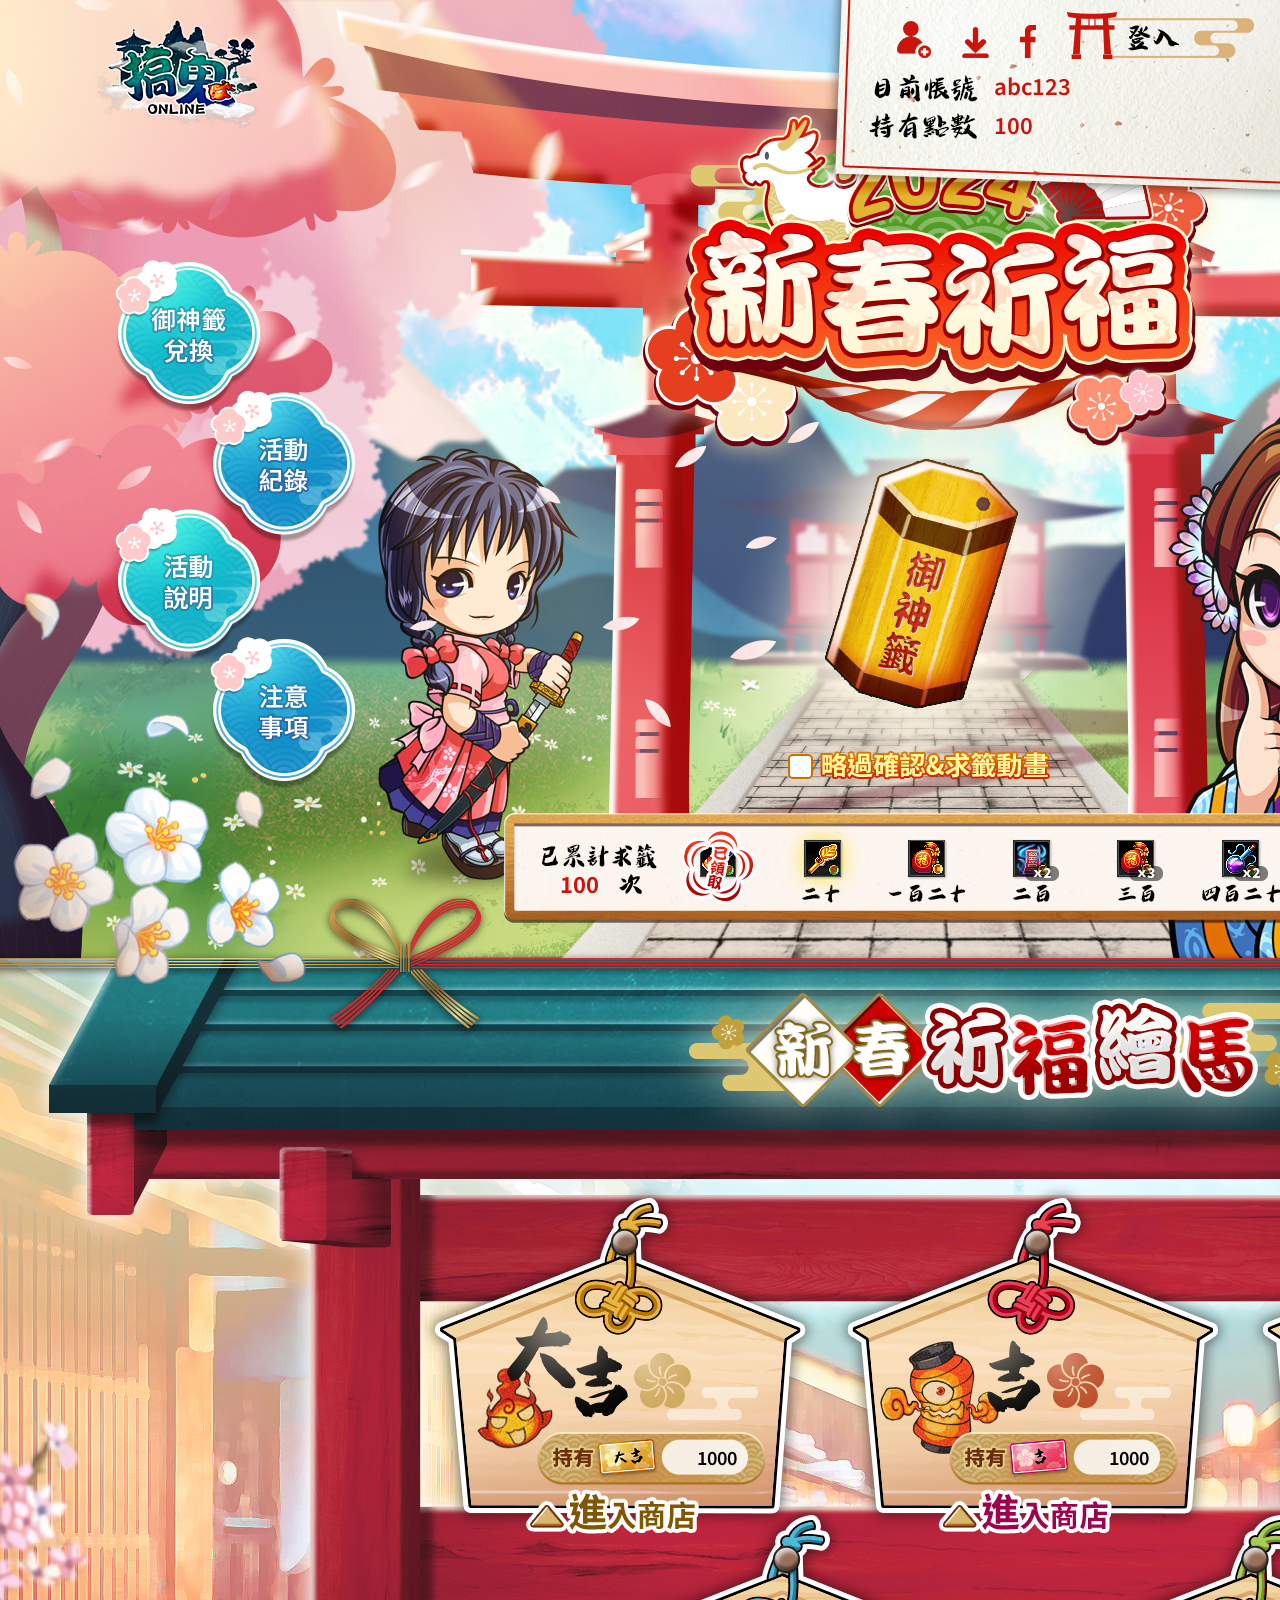
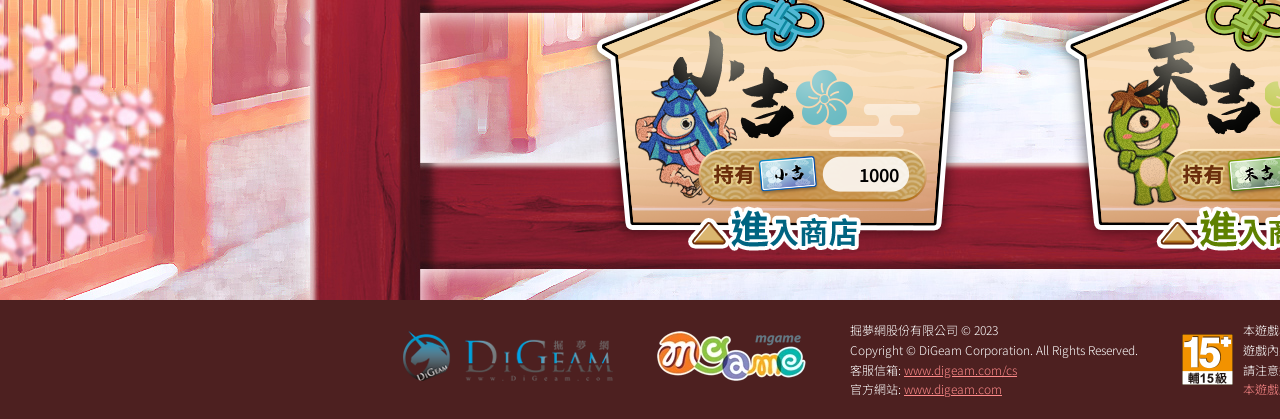
<file: newyear/index.html>
<!DOCTYPE html>
<html>

<head>
    <meta charset="utf-8">
    <title>《搞鬼Online》 2024新春祈福</title>
    <meta property="og:description" content="《搞鬼Online》 2024新春祈福" />
    <meta property="og:title" content="《搞鬼Online》 2024新春祈福" />
    <meta property="og:type" content="article" />
    <meta property="og:url" content="https://go.digeam.com/event/20240205/" />
    <meta property="og:site_name" content="《搞鬼Online》 2024新春祈福" />
    <meta property="og:locale" content="zh_tw" />
    <meta property="article:author" content="https://www.facebook.com/DigeamGO/" />
    <meta property="og:image" content="/event/20240205/img/fb_share.jpg" />
    <meta name="author" content="DiGeam" />
    <meta name="keywords"
        content="Digeam 掘夢網,搞鬼Online，遊戲新幹線，新幹線，MGAME，5566，5566搞鬼廣告，鬼魂Online,孫協志,王仁甫,許孟哲,王紹偉,小刀,56不能亡,搞鬼(美版),搞鬼(大陸版),韓版搞鬼,陸服搞鬼,搞鬼私服,靈遊記,大目仔,粉目仔,豬大長,馬四掌,法茹雪,狗骨頭,小賴打,雨傘標,薑絲男,多拉B夢,觸目仔,蛋幾咧,太和老君,梅花弱,蘭霉匠,鬼魂者,RPG,角色扮演,動作遊戲,東方鬼神題材,2D橫向卷軸,動作,奇幻,冒險,可愛和風百鬼夜行,楓之谷,搞鬼：寶島新樂園,搞鬼：鬼娃法樂米,搞鬼：神射咻咻咻,恨夜城,白斬姬,烏骨雞,Ghost,軍士,購物,狂歡" />
    <meta name="Resource-type" content="Document" />
    <link rel="icon" href="https://go.digeam.com/images/favicon.ico" sizes="16x16">
    <link rel="preconnect" href="https://fonts.googleapis.com">
    <link rel="preconnect" href="https://fonts.gstatic.com" crossorigin>
    <link href="https://fonts.googleapis.com/css2?family=Noto+Sans+TC:wght@300;400;500;600;700;800&display=swap"
        rel="stylesheet">
    <link href="css/style.css?v1.4" rel="stylesheet">
</head>

<body>
    <div class="mask"></div>
    <div class="mask_s"></div>
    <div class="mask_lock"></div>
    <!-- 抽籤動畫 -->
    <div class="ask_animate_box">
        <div class="smoke_M"></div>
        <div class="smoke_L"></div>
        <div class="smoke_R"></div>
        <div class="flower_L"></div>
        <div class="flower_R"></div>
        <div class="flower_Rs"></div>
        <div class="paperbox_animate"></div>
    </div>
    <!-- 求籤結果 -->
    <div class="pop_ask">
        <div class="pop_ask_content">
            <div class="ask_paper_box">
                <div class="paper_box">
                    <div class="paper_xl"></div>
                    <div class="paper_count">
                    </div>
                </div>
                <div class="paper_box">
                    <div class="paper_l"></div>
                    <div class="paper_count">
                    </div>
                </div>
                <div class="paper_box">
                    <div class="paper_m"></div>
                    <div class="paper_count">
                    </div>
                </div>
                <div class="paper_box">
                    <div class="paper_s"></div>
                    <div class="paper_count">
                    </div>
                </div>
                <div class="paper_box">
                    <div class="paper_e"></div>
                    <div class="paper_count">
                    </div>
                </div>
            </div>
        </div>
        <div class="close_s">關閉</div>
    </div>
    <!-- 跳窗_商店 -->
    <div class="pop_shop">
        <div class="pop_shop_content">
            <div class="user_paper"></div>
            <div class="shop_item_box">
            </div>
        </div>
        <div class="close">關閉</div>
    </div>
    <!-- 跳窗_活動紀錄 -->
    <div class="pop_recode">
        <div class="pop_recode_wrap">
            <div class="pop_title">活動紀錄</div>
            <div class="pop_content">
                <div class="tab_btn_box">
                    <button class="tab_btn active" data-target="#buy_history">購買紀錄</button>
                    <button class="tab_btn" data-target="#paper_history">求籤紀錄</button>
                </div>
                <div class="history_box" id="buy_history">
                    <table>
                        <thead>
                            <tr>
                                <td width="50px"></td>
                                <td width="150px">道具名稱</td>
                                <td width="50px">數量</td>
                                <td width="100px">取得方式</td>
                                <td width="150px">取得時間</td>
                                <td width="50px"></td>
                            </tr>
                        </thead>
                        <tbody class="record1">
                        </tbody>
                    </table>
                </div>
                <div class="history_box" id="paper_history">
                    <table>
                        <thead>
                            <tr>
                                <td width="200px">名稱</td>
                                <td width="300px">取得時間</td>
                                <td width="200px">取得方式</td>
                            </tr>
                        </thead>
                        <tbody class="record2">
                        </tbody>
                    </table>
                </div>
            </div>
        </div>
        <div class="close">關閉</div>
    </div>
    <!-- 跳窗_活動說明 -->
    <div class="pop_rule">
        <div class="pop_rule_wrap">
            <div class="pop_title">活動說明</div>
            <div class="pop_content">
                <div class="tab_btn_box">
                    <button class="tab_btn active" data-target="#event_rule">規則說明</button>
                    <button class="tab_btn" data-target="#paper_rule">御神籤說明</button>
                    <button class="tab_btn" data-target="#paper_reward">求籤回饋</button>
                </div>
                <div class="rule_box" id="event_rule">
                    <ul>
                        <li>1. 活動時間：2024/02/05 12:00 ~2024/03/07 維護前​</li>
                        <li>2. 活動期間內，玩家每天於活動頁面登入時，可免費進行卡池3次抽取。​</li>
                        <li>3. 免費求籤次數不列入求籤回饋的次數計算。​</li>
                        <li>4. 卡池可抽取出末吉、小吉、中吉、吉、大吉的御神籤。​</li>
                        <li>5. 購買商店的道具時，需消耗販售價格的搞鬼點數+一張對應繪馬的御神籤，若身上沒有對應繪馬的御神籤，則無法購買該區商品。​
                            <br>(EX:購買於末吉的合成初始符，需花費59點數+一張末吉御神籤)​
                        </li>
                        <li>6. 累計XX張末吉御神籤，可以兌換一張吉御神籤，累積XX張吉御神籤可以換一張中級御神籤，累計XX張中吉御神籤可兌換一張吉御神籤，累計XX張吉御神籤可兌換一張大吉御神籤。​</li>
                        <li>7. 累計求籤達成指定次數，可以獲得回饋獎勵。​</li>
                        <li>8. 購買商品後於30分鐘內發送至該帳號的禮物盒內。​</li>
                        <li>9. 免費求籤的機會於每天00:00刷新重置。</li>
                    </ul>
                </div>
                <div class="rule_box" id="paper_rule">
                    <table>
                        <thead>
                            <tr>
                                <td>名稱</td>
                                <td>數量</td>
                                <td>出現機率</td>
                            </tr>
                        </thead>
                        <tbody>
                            <tr>
                                <td>大吉御神籤</td>
                                <td>1</td>
                                <td>0.3%</td>
                            </tr>
                            <tr>
                                <td>吉御神籤</td>
                                <td>1</td>
                                <td>2.25%</td>
                            </tr>
                            <tr>
                                <td>中吉御神籤</td>
                                <td>1</td>
                                <td>5%</td>
                            </tr>
                            <tr>
                                <td>小吉御神籤</td>
                                <td>1</td>
                                <td>12.25%</td>
                            </tr>
                            <tr>
                                <td>末吉御神籤</td>
                                <td>1</td>
                                <td>80.2%</td>
                            </tr>
                        </tbody>
                    </table>
                    <table>
                        <thead>
                            <tr>
                                <td>兌換御神籤</td>
                                <td>兌換數量</td>
                                <td>需求御神籤</td>
                                <td>需求數量</td>
                            </tr>
                        </thead>
                        <tbody>
                            <tr>
                                <td>大吉御神籤</td>
                                <td>1</td>
                                <td>吉御神籤</td>
                                <td>20</td>
                            </tr>
                            <tr>
                                <td>吉御神籤</td>
                                <td>1</td>
                                <td>中吉御神籤</td>
                                <td>20</td>
                            </tr>
                            <tr>
                                <td>中吉御神籤</td>
                                <td>1</td>
                                <td>小吉御神籤</td>
                                <td>20</td>
                            </tr>
                            <tr>
                                <td>小吉御神籤</td>
                                <td>1</td>
                                <td>末吉御神籤</td>
                                <td>30</td>
                            </tr>
                        </tbody>
                    </table>
                </div>
                <div class="rule_box" id="paper_reward">
                    <table>
                        <thead>
                            <tr>
                                <td>道具名稱</td>
                                <td>數量</td>
                                <td>累計數</td>
                            </tr>
                        </thead>
                        <tbody>
                            <tr>
                                <td>新春祈福使用券</td>
                                <td>1</td>
                                <td>1</td>
                            </tr>
                            <tr>
                                <td>泰和金櫃鑰匙</td>
                                <td>1</td>
                                <td>20</td>
                            </tr>
                            <tr>
                                <td>新年新福氣</td>
                                <td>1</td>
                                <td>120</td>
                            </tr>
                            <tr>
                                <td>合成保護咒</td>
                                <td>2</td>
                                <td>200</td>
                            </tr>
                            <tr>
                                <td>新年新福氣</td>
                                <td>3</td>
                                <td>300</td>
                            </tr>
                            <tr>
                                <td>強化研磨劑</td>
                                <td>2</td>
                                <td>420</td>
                            </tr>
                        </tbody>
                    </table>
                </div>
            </div>
        </div>
        <div class="close">關閉</div>
    </div>
    <!-- 跳窗_注意事項 -->
    <div class="pop_notice">
        <div class="pop_notice_wrap">
            <div class="pop_title">注意事項</div>
            <div class="pop_content">
                <ul>
                    <li>1. 本活動使用搞鬼點數進行參加活動。​​</li>
                    <li>2. 本活動頁面將於活動截止後關閉，請玩家務必於活動期間內領取完畢，​結束後將不開放重新領取。​​​</li>
                    <li>3. 本活動的部分商品為機率性，消費者購買或參與活動不代表即可獲得特定道具。​​​​</li>
                    <li>4. 本活動部份獎勵為不可交易，請慎選領取道具角色，若使用錯誤角色領取，​恕不提供轉移服務。（時裝道具除外）​​​​</li>
                    <li>5. 本活動獎勵將於領取後的30分鐘內，發放至帳號內的禮物盒中。​​​​</li>
                    <li>6. 本活動僅限電腦版領取，若使用手機版登入活動頁面，導致無法領取獎勵述不補發。​​​​</li>
                    <li>7. 本活動之虛寶將無法折換現金或其他等值商品。​​​​</li>
                    <li>8. 每次獲得獎勵皆不同，實際獎勵依活動頁面資訊為準。​​​​</li>
                    <li>9. 本公司有權檢視各參加者之活動參與行為及得獎情形是否涉嫌例：人為操作、惡意灌票、蓄意偽造、多開（重）帳號、短時間異常多筆參與行為、
                        透過任何電腦程式參與活動、詐欺、任何違反會員系統服務合約及停權管理規章之情事者，或以任何其他不正當的方式意圖以進行不實或虛偽活動參與行為，參賽者因上述情形所獲得之活動資格及獎項，本公司得一概取消之，其帳號亦將停權處份。​​​​
                    </li>
                </ul>
                <ul>
                    <li>10. 玩家參與本活動之同時，即同意接受本活動辦法與注意事項之規範，如不同意或有違反，應視為無參加資格
                        ，或本公司得取消其使用資格，​​如因此有致生損害於本公司或其他任何第三人，本公司得向參加者請求損害賠償，參加者應負一切相關責任。​​​​</li>
                    <li>11. 掘夢網保留變更、取消或終止本活動的權利，包括但不限於本活動條款及活動辦法。​​</li>
                </ul>
            </div>
        </div>
        <div class="close">關閉</div>
    </div>
    <!-- 跳窗_小 -->
    <div class="pop_s">
        <div class="pop_s_wrap">
        </div>
        <div class="btn_box">
            <div class="buy">確認</div>
            <div class="close_w">取消</div>
        </div>
        <div class="close_s">確認</div>
    </div>
    <!-- 御神籤兌換 -->
    <div class="pop_change">
        <div class="pop_change_content">
            <div class="user_paper_box">
                <div class="user_paper_l"></div>
                <div class="user_paper_m"></div>
                <div class="user_paper_s"></div>
                <div class="user_paper_e"></div>
            </div>
            <div class="all_cheak_box">
                <div class="all_cheak" data-allExchange="false"></div>
                <p>全部兌換</p>
            </div>
            <div class="item_box">
                <div class="item">
                    <p>大吉御神籤</p>
                    <div class="paper_xl"></div>
                    <div class="buy_btn" data-paper="XL">
                        <div class="paper_l"></div>
                        <p>20</p>
                    </div>
                </div>
                <div class="item">
                    <p>吉御神籤</p>
                    <div class="paper_l"></div>
                    <div class="buy_btn" data-paper="L">
                        <div class="paper_m"></div>
                        <p>20</p>
                    </div>
                </div>
                <div class="item">
                    <p>中吉御神籤</p>
                    <div class="paper_m"></div>
                    <div class="buy_btn" data-paper="M">
                        <div class="paper_s"></div>
                        <p>20</p>
                    </div>
                </div>
                <div class="item">
                    <p>小吉御神籤</p>
                    <div class="paper_s"></div>
                    <div class="buy_btn" data-paper="S">
                        <div class="paper_e"></div>
                        <p>30</p>
                    </div>
                </div>
            </div>
        </div>
        <div class="close">關閉</div>
    </div>
    <div class="wrap">
        <!-- <div class="main"> -->
        <div class="bg">
            <div class="topbar">
                <a href="https://go.digeam.com/home/" target="_blank">
                    <div class="logo"></div>
                </a>
                <div class="user_info">
                    <a href="https://www.digeam.com/register" target="_blank"><img src="img/icon_register.png"></a>
                    <a href="https://go.digeam.com/download/​" target="_blank"><img src="img/icon_downlaod.png"></a>
                    <a href="https://www.facebook.com/DigeamGO/" target="_blank"><img src="img/icon_fb.png"></a>
                    <!-- 登入 -->
                    <a href="https://www.digeam.com/login"><button class="login"></button></a>
                    <!-- <button class="logout"></button> -->
                    <p class="account">abc123</p>
                    <p class="point"></p>

                    <!-- <button class="logout" onclick="logout_dg()"></button>
                <p class="account"><span>
                    </span></p>
                <p class="point"></p> -->

                    <!-- <a href="https://www.digeam.com/login"><button class="login"></button></a>
                <p class="account">請先登入帳號</p>
                <p class="point">0</p> -->

                </div>
            </div>
            <div class="paperbox"></div>
            <div class="cheak_box" data-skipClicked="false"></div>
            <div class="cheak_text"></div>
            <div class="left_btn_box_c">
                <div class="left_btn_change"></div>
                <div class="left_btn_rule"></div>
            </div>
            <div class="left_btn_box_bl">
                <div class="left_btn_history"></div>
                <div class="left_btn_notice"></div>
            </div>
            <div class="right_btn_box">
                <button class="ask3_btn"></button>
                <button class="ask30_btn"></button>
                <button class="ask5_btn"></button>
                <button class="ask1_btn"></button>
            </div>
            <div class="count_box">
                <p class="reward"></p>
                <img src="img/count.png">
            </div>
            <div class="count_item_box">
                <div class="reward_1" id="reward_1"></div>
                <div class="reward_2" id="reward_2"></div>
                <div class="reward_3" id="reward_3"></div>
                <div class="reward_4" id="reward_4"></div>
                <div class="reward_5" id="reward_5"></div>
                <div class="reward_6" id="reward_6"></div>
            </div>
            <!-- 大吉繪馬 -->
            <button class="ema_xl" onclick="shop('XL')">
                <div class="ema_icon_box">
                    <div class="icon_1 ema_icon"></div>
                    <div class="icon_2 ema_icon"></div>
                    <div class="icon_3 ema_icon"></div>
                    <div class="icon_4 ema_icon"></div>
                    <div class="icon_5 ema_icon"></div>
                    <div class="icon_6 ema_icon"></div>
                    <div class="icon_7 ema_icon"></div>
                    <div class="icon_8 ema_icon"></div>
                </div>
                <p class="ema_paper user_paper_xl"></p>
            </button>
            <!-- 吉繪馬 -->
            <button class="ema_l" onclick="shop('L')">
                <div class="ema_icon_box">
                    <div class="icon_9 ema_icon"></div>
                    <div class="icon_10 ema_icon"></div>
                    <div class="icon_11 ema_icon"></div>
                    <div class="icon_12 ema_icon"></div>
                    <div class="icon_13 ema_icon"></div>
                    <div class="icon_14 ema_icon"></div>
                    <div class="icon_8 ema_icon"></div>
                    <div class="icon_2 ema_icon"></div>
                    <div class="icon_3 ema_icon"></div>
                    <div class="icon_4 ema_icon"></div>
                    <div class="icon_5 ema_icon"></div>
                    <div class="icon_6 ema_icon"></div>
                    <div class="icon_7 ema_icon"></div>
                    <div class="icon_22 ema_icon"></div>
                    <div class="icon_23 ema_icon"></div>
                    <div class="icon_24 ema_icon"></div>
                    <div class="icon_25 ema_icon"></div>
                </div>
                <p class="ema_paper user_paper_l"></p>
            </button>
            <!-- 中吉繪馬 -->
            <button class="ema_m" onclick="shop('M')">
                <div class="ema_icon_box">
                    <div class="icon_9 ema_icon"></div>
                    <div class="icon_27 ema_icon"></div>
                    <div class="icon_24 ema_icon"></div>
                    <div class="icon_29 ema_icon"></div>
                    <div class="icon_30 ema_icon"></div>
                    <div class="icon_31 ema_icon"></div>
                    <div class="icon_32 ema_icon"></div>
                    <div class="icon_22 ema_icon"></div>
                    <div class="icon_23 ema_icon"></div>
                    <div class="icon_35 ema_icon"></div>
                    <div class="icon_36 ema_icon"></div>
                    <div class="icon_37 ema_icon"></div>
                    <div class="icon_38 ema_icon"></div>
                </div>
                <p class="ema_paper user_paper_m"></p>
            </button>
            <!-- 小吉繪馬 -->
            <button class="ema_s" onclick="shop('S')">
                <div class="ema_icon_box">
                    <div class="icon_9 ema_icon"></div>
                    <div class="icon_40 ema_icon"></div>
                    <div class="icon_29 ema_icon"></div>
                    <div class="icon_42 ema_icon"></div>
                    <div class="icon_43 ema_icon"></div>
                    <div class="icon_44 ema_icon"></div>
                    <div class="icon_30 ema_icon"></div>
                    <div class="icon_31 ema_icon"></div>
                    <div class="icon_27 ema_icon"></div>
                    <div class="icon_35 ema_icon"></div>
                    <div class="icon_49 ema_icon"></div>
                    <div class="icon_50 ema_icon"></div>
                    <div class="icon_36 ema_icon"></div>
                    <div class="icon_52 ema_icon"></div>
                    <div class="icon_53 ema_icon"></div>
                    <div class="icon_54 ema_icon"></div>
                    <div class="icon_55 ema_icon"></div>
                    <div class="icon_56 ema_icon"></div>
                </div>
                <p class="ema_paper user_paper_s"></p>
            </button>
            <!-- 末吉繪馬 -->
            <button class="ema_e" onclick="shop('E')">
                <div class="ema_icon_box">
                    <div class="icon_9 ema_icon"></div>
                    <div class="icon_40 ema_icon"></div>
                    <div class="icon_29 ema_icon"></div>
                    <div class="icon_54 ema_icon"></div>
                    <div class="icon_60 ema_icon"></div>
                    <div class="icon_44 ema_icon"></div>
                    <div class="icon_52 ema_icon"></div>
                    <div class="icon_42 ema_icon"></div>
                    <div class="icon_30 ema_icon"></div>
                    <div class="icon_27 ema_icon"></div>
                    <div class="icon_35 ema_icon"></div>
                    <div class="icon_53 ema_icon"></div>
                    <div class="icon_54 ema_icon"></div>
                    <div class="icon_70 ema_icon"></div>
                    <div class="icon_71 ema_icon"></div>
                    <div class="icon_56 ema_icon"></div>
                </div>
                <p class="ema_paper user_paper_e"></p>
            </button>
        </div>
        <!-- </div> -->


        <!-- footer -->
        <footer>
            <div class="footerwrap">
                <a href="https://www.digeam.com/" target="_blank" class="digeam"><img
                        src="img/footer/digeamlogo.png"></a>
                <div class="mgame"><img src="img/footer/mlogo.webp"></div>
                <div class="DGcopy">
                    <p class="dg-name">掘夢網股份有限公司 © <span id="getyear">2023</span></p>
                    <div>Copyright © DiGeam Corporation. All Rights Reserved.</div>
                    <div>客服信箱: <a href="https://www.digeam.com/cs" target="_blank">www.digeam.com/cs</a></br>官方網站: <a
                            href="https://www.digeam.com" target="_blank">www.digeam.com</a></div>
                </div>
                <div class="grade">
                    <img src="img/footer/15plus.png">
                    <p>
                        本遊戲為免費使用，部分內容涉及暴力情節。</br>
                        遊戲內另提供購買虛擬遊戲幣、物品等付費服務。</br>
                        請注意遊戲時間，避免沉迷。</br>
                        <span style="color: #ff8a8a;">本遊戲服務區域包含台灣、香港、澳門。</span>
                    </p>
                </div>
            </div>
        </footer>
    </div>

    <script src="js/jquery-3.6.0.min.js"></script>
    <script src="js/view.js?v2"></script>
    <script src="js/main.js?v4.6"></script>
</body>

</html>
</file>
<file: newyear/css/style.css>
footer {
  position: relative;
  width: 100%;
  font-size: 12px;
  background-color: #4d2020;
}
footer p {
  color: #fff;
  font-size: 12px;
}
footer .footerwrap {
  width: 1104px;
  padding: 20px 0;
  margin: 0 auto;
  color: #fff;
  display: flex;
  justify-content: space-between;
  align-items: center;
}
footer .footerwrap .DGcopy {
  font-size: 12px;
}
footer .footerwrap .DGcopy a {
  color: #ff8a8a;
}
footer .footerwrap .DGcopy a:hover {
  color: #fff;
}
footer .footerwrap .grade {
  width: 325px;
  display: flex;
  justify-content: space-between;
  margin: auto 0;
  align-items: center;
  font-size: 12px;
}

body {
  margin: 0;
  padding: 0;
  min-height: 100vh;
  overflow-y: auto;
  overflow-x: auto;
  width: 100%;
  height: 100%;
}

.wrap {
  position: relative;
  margin: 0 auto;
  overflow: hidden;
  width: 100%;
  min-width: 1910px;
  height: 100%;
}

p {
  font-family: "Noto Sans TC", sans-serif;
  color: black;
}

.bg {
  background-image: url(../img/bg.jpg);
  width: 1920px;
  height: 1900px;
  box-sizing: border-box;
}

.right_btn_box, .left_btn_box_bl, .left_btn_box_c {
  display: flex;
  flex-direction: column;
  align-items: center;
  justify-content: space-between;
}

.pop_change .item_box, .btn_box {
  display: flex;
  flex-direction: row;
  align-items: center;
  justify-content: space-between;
}

.topbar {
  position: fixed;
  display: flex;
  flex-direction: row;
  align-items: center;
  justify-content: space-between;
  width: 100%;
  z-index: 3;
}
.topbar .logo {
  background-image: url(../img/logo.png);
  width: 168px;
  height: 111px;
  margin: -61px 0 0 93px;
}
.topbar .user_info {
  background-image: url(../img/user_info_bg.png);
  width: 459px;
  height: 207px;
  box-sizing: border-box;
  padding-left: 48px;
}
.topbar .user_info a {
  margin-left: 28px;
}
.topbar .user_info p {
  font-weight: 600;
  font-size: 22px;
  color: #cb150c;
  margin-left: 125px;
}
.topbar .account {
  margin-top: 3px;
}
.topbar .point {
  margin-top: 2px;
}

.login {
  background: url(../img/login.png);
  width: 187px;
  height: 47px;
  border: 0;
  margin: 12px 0 0 0;
  cursor: pointer;
}

.logout {
  background: url(../img/logout.png);
  width: 187px;
  height: 47px;
  border: 0;
  margin: 12px 0 0 26px;
  cursor: pointer;
}

.left_btn_box_c {
  height: 400px;
  position: absolute;
  position: fixed;
  left: 115px;
  top: 260px;
  z-index: 3;
}

.left_btn_box_bl {
  height: 400px;
  position: absolute;
  position: fixed;
  left: 210px;
  top: 390px;
  z-index: 3;
}

.right_btn_box {
  height: 513px;
  position: absolute;
  left: 1570px;
  top: 315px;
}

.ask30_btn, .ask5_btn, .ask1_btn, .ask3_btn {
  width: 245px;
  height: 120px;
  transition: 0.5s;
  cursor: pointer;
  border: none;
}
.ask30_btn:hover, .ask5_btn:hover, .ask1_btn:hover, .ask3_btn:hover {
  transform: scale(1.1);
  margin-bottom: 20px;
}

.ask3_btn {
  background: url(../img/ask3_btn.png);
}

.ask1_btn {
  background: url(../img/ask1_btn.png);
}

.ask5_btn {
  background: url(../img/ask5_btn.png);
}

.ask30_btn {
  background: url(../img/ask30_btn.png);
}

.left_btn_notice, .left_btn_rule, .left_btn_history, .left_btn_change {
  width: 146px;
  height: 153px;
  transition: 1s;
  cursor: pointer;
}
.left_btn_notice:hover, .left_btn_rule:hover, .left_btn_history:hover, .left_btn_change:hover {
  transform: rotate(20deg);
}

.left_btn_change {
  background: url(../img/left_btn_1.png);
}

.left_btn_history {
  background: url(../img/left_btn_2.png);
}

.left_btn_rule {
  background: url(../img/left_btn_3.png);
}

.left_btn_notice {
  background: url(../img/left_btn_4.png);
}

.count_box {
  display: flex;
  flex-direction: row;
  align-items: center;
  justify-content: space-around;
  position: relative;
  top: 865px;
  left: 553px;
  width: 96px;
}

.count_item_box {
  display: flex;
  flex-direction: row;
  align-items: center;
  justify-content: space-between;
  width: 610px;
  position: absolute;
  top: 824px;
  left: 674px;
}

.scale {
  animation: reward 1.2s infinite ease;
  cursor: pointer;
  filter: drop-shadow(0 0 10px #ffe23e);
}

@keyframes reward {
  0% {
    transform: rotate(0deg);
  }
  5% {
    transform: rotate(-5deg);
  }
  15% {
    transform: rotate(0deg);
  }
  25% {
    transform: rotate(5deg);
  }
  35% {
    transform: rotate(0deg);
  }
  45% {
    transform: rotate(-5deg);
  }
  55% {
    transform: rotate(0deg);
  }
  65% {
    transform: rotate(5deg);
  }
  75% {
    transform: rotate(0deg);
  }
  100% {
    transform: rotate(0deg);
  }
}
.reward_6_done, .reward_5_done, .reward_4_done, .reward_3_done, .reward_2_done, .reward_1_done, .reward_6, .reward_5, .reward_4, .reward_3, .reward_2, .reward_1 {
  width: 87px;
  height: 86px;
}

.reward_1 {
  background-image: url(../img/reward_1.png);
}

.reward_2 {
  background-image: url(../img/reward_20.png);
}

.reward_3 {
  background-image: url(../img/reward_120.png);
}

.reward_4 {
  background-image: url(../img/reward_200.png);
}

.reward_5 {
  background-image: url(../img/reward_300.png);
}

.reward_6 {
  background-image: url(../img/reward_420.png);
}

.reward_1_done {
  background-image: url(../img/reward_1_done.png);
}

.reward_2_done {
  background-image: url(../img/reward_20_done.png);
}

.reward_3_done {
  background-image: url(../img/reward_120_done.png);
}

.reward_4_done {
  background-image: url(../img/reward_200_done.png);
}

.reward_5_done {
  background-image: url(../img/reward_300_done.png);
}

.reward_6_done {
  background-image: url(../img/reward_420_done.png);
}

.reward {
  font-weight: 700;
  font-size: 22px;
  margin: 0 5px 2px 0;
  text-align: right;
  color: #cb150c;
}

.count {
  background-image: url(../img/count.png);
  width: 23px;
  height: 20px;
}

.ask_animate_box {
  position: fixed;
  top: 50%;
  left: 50%;
  z-index: 5;
  width: 1004px;
  height: 308px;
  margin-top: -56px;
  margin-left: -502px;
  display: none;
}

.paperbox_animate {
  background: url(../img/paperbox.png);
  width: 195px;
  height: 251px;
  position: absolute;
  left: 369px;
  top: 0;
  right: 0;
  bottom: 0;
  animation: paperbox_animate 2s;
}

@keyframes paperbox_animate {
  0% {
    top: 0;
  }
  15% {
    top: -20px;
  }
  30% {
    top: 0px;
  }
  45% {
    top: -20px;
  }
  60% {
    top: 0px;
    opacity: 1;
    transform: scale(1);
  }
  70% {
    top: 0px;
    opacity: 1;
    transform: scale(1);
  }
  100% {
    top: 0px;
    transform: scale(1.5);
    opacity: 0;
  }
}
.smoke_M {
  background: url(../img/smoke_M.png);
  width: 1004px;
  height: 307px;
  position: absolute;
  left: 0;
  top: 0;
  right: 0;
  bottom: 0;
}

.smoke_L {
  background: url(../img/smoke_L.png);
  width: 1004px;
  height: 307px;
  position: absolute;
  left: 0;
  top: 0;
  right: 0;
  bottom: 0;
  animation: smoke_L 2.5s alternate infinite ease-in-out;
}

@keyframes smoke_L {
  0% {
    left: 0px;
  }
  100% {
    left: -60px;
  }
}
.smoke_R {
  background: url(../img/smoke_R.png);
  width: 1004px;
  height: 307px;
  position: absolute;
  left: 0;
  top: 0;
  right: 0;
  bottom: 0;
  animation: smoke_R 3s alternate infinite ease-in-out;
}

@keyframes smoke_R {
  0% {
    left: 0px;
  }
  100% {
    left: 80px;
  }
}
.flower_L {
  background: url(../img/flower_L.png);
  width: 80px;
  height: 83px;
  position: absolute;
  left: 32px;
  top: 132px;
  right: 0;
  bottom: 0;
  animation: flower 5.5s infinite linear;
}

@keyframes flower {
  0% {
    transform: rotate(0deg);
  }
  100% {
    transform: rotate(360deg);
  }
}
.flower_R {
  background: url(../img/flower_R.png);
  width: 107px;
  height: 107px;
  position: absolute;
  left: 891px;
  top: 44px;
  right: 0;
  bottom: 0;
  animation: flower 6.5s infinite linear;
}

.flower_Rs {
  background: url(../img/flower_Rs.png);
  width: 75px;
  height: 78px;
  position: absolute;
  left: 862px;
  top: 9px;
  right: 0;
  bottom: 0;
  animation: flower 5.5s infinite linear reverse;
}

.paperbox {
  background: url(../img/paperbox_light.png);
  width: 409px;
  height: 467px;
  position: absolute;
  left: 717px;
  top: 350px;
  animation: paperbox 1s infinite alternate ease;
}

@keyframes paperbox {
  0% {
    top: 350px;
  }
  100% {
    top: 370px;
  }
}
.cheak_box {
  width: 25px;
  height: 25px;
  background-color: #fff;
  border: 2px solid #d36d00;
  border-radius: 5px;
  position: absolute;
  z-index: 2;
  top: 754px;
  left: 788px;
  cursor: pointer;
}

.cheak_text {
  background: url(../img/cheak_text.png);
  width: 230px;
  height: 30px;
  position: absolute;
  z-index: 2;
  top: 750px;
  left: 820px;
}

.ema_e, .ema_s, .ema_m, .ema_l, .ema_xl {
  width: 401px;
  height: 351px;
  position: absolute;
  transition: 1s;
  transform-origin: 50% 0%;
  cursor: pointer;
  border: none;
}

.ema_xl {
  background: url(../img/xl_ema.png);
  top: 1183px;
  left: 420px;
}
.ema_xl .ema_icon_box {
  position: relative;
  top: 37px;
  left: 251px;
}
.ema_xl .ema_icon_box div {
  animation: slide_xl 16s infinite;
  opacity: 0;
}
.ema_xl .ema_icon_box div:nth-child(2) {
  animation-delay: 2s;
}
.ema_xl .ema_icon_box div:nth-child(3) {
  animation-delay: 4s;
}
.ema_xl .ema_icon_box div:nth-child(4) {
  animation-delay: 6s;
}
.ema_xl .ema_icon_box div:nth-child(5) {
  animation-delay: 8s;
}
.ema_xl .ema_icon_box div:nth-child(6) {
  animation-delay: 10s;
}
.ema_xl .ema_icon_box div:nth-child(7) {
  animation-delay: 12s;
}
.ema_xl .ema_icon_box div:nth-child(8) {
  animation-delay: 14s;
}
@keyframes slide_xl {
  6% {
    opacity: 1;
  }
  12% {
    opacity: 1;
  }
  20% {
    opacity: 0;
  }
}
.ema_xl:hover {
  transform: rotate(-5deg);
}

.ema_l {
  background: url(../img/l_ema.png);
  top: 1183px;
  left: 832px;
}
.ema_l .ema_icon_box {
  position: relative;
  top: 37px;
  left: 251px;
}
.ema_l .ema_icon_box div {
  animation: slide_l 32s infinite;
  opacity: 0;
}
.ema_l .ema_icon_box div:nth-child(2) {
  animation-delay: 2s;
}
.ema_l .ema_icon_box div:nth-child(3) {
  animation-delay: 4s;
}
.ema_l .ema_icon_box div:nth-child(4) {
  animation-delay: 6s;
}
.ema_l .ema_icon_box div:nth-child(5) {
  animation-delay: 8s;
}
.ema_l .ema_icon_box div:nth-child(6) {
  animation-delay: 10s;
}
.ema_l .ema_icon_box div:nth-child(7) {
  animation-delay: 12s;
}
.ema_l .ema_icon_box div:nth-child(8) {
  animation-delay: 14s;
}
.ema_l .ema_icon_box div:nth-child(9) {
  animation-delay: 16s;
}
.ema_l .ema_icon_box div:nth-child(10) {
  animation-delay: 18s;
}
.ema_l .ema_icon_box div:nth-child(11) {
  animation-delay: 20s;
}
.ema_l .ema_icon_box div:nth-child(12) {
  animation-delay: 22s;
}
.ema_l .ema_icon_box div:nth-child(13) {
  animation-delay: 24s;
}
.ema_l .ema_icon_box div:nth-child(14) {
  animation-delay: 26s;
}
.ema_l .ema_icon_box div:nth-child(15) {
  animation-delay: 28s;
}
.ema_l .ema_icon_box div:nth-child(16) {
  animation-delay: 30s;
}
@keyframes slide_l {
  3% {
    opacity: 1;
  }
  7% {
    opacity: 1;
  }
  16% {
    opacity: 0;
  }
}
.ema_l:hover {
  transform: rotate(-5deg);
}

.ema_m {
  background: url(../img/m_ema.png);
  top: 1183px;
  left: 1248px;
}
.ema_m .ema_icon_box {
  position: relative;
  top: 37px;
  left: 251px;
}
.ema_m .ema_icon_box div {
  animation: slide_m 26s infinite;
  opacity: 0;
}
.ema_m .ema_icon_box div:nth-child(2) {
  animation-delay: 2s;
}
.ema_m .ema_icon_box div:nth-child(3) {
  animation-delay: 4s;
}
.ema_m .ema_icon_box div:nth-child(4) {
  animation-delay: 6s;
}
.ema_m .ema_icon_box div:nth-child(5) {
  animation-delay: 8s;
}
.ema_m .ema_icon_box div:nth-child(6) {
  animation-delay: 10s;
}
.ema_m .ema_icon_box div:nth-child(7) {
  animation-delay: 12s;
}
.ema_m .ema_icon_box div:nth-child(8) {
  animation-delay: 14s;
}
.ema_m .ema_icon_box div:nth-child(9) {
  animation-delay: 16s;
}
.ema_m .ema_icon_box div:nth-child(10) {
  animation-delay: 18s;
}
.ema_m .ema_icon_box div:nth-child(11) {
  animation-delay: 20s;
}
.ema_m .ema_icon_box div:nth-child(12) {
  animation-delay: 22s;
}
.ema_m .ema_icon_box div:nth-child(13) {
  animation-delay: 24s;
}
@keyframes slide_m {
  3% {
    opacity: 1;
  }
  6% {
    opacity: 1;
  }
  10% {
    opacity: 0;
  }
}
.ema_m:hover {
  transform: rotate(-5deg);
}

.ema_s {
  background: url(../img/s_ema.png);
  top: 1500px;
  left: 582px;
}
.ema_s .ema_icon_box {
  position: relative;
  top: 37px;
  left: 250px;
}
.ema_s .ema_icon_box div {
  animation: slide_s 36s infinite;
  opacity: 0;
}
.ema_s .ema_icon_box div:nth-child(2) {
  animation-delay: 2s;
}
.ema_s .ema_icon_box div:nth-child(3) {
  animation-delay: 4s;
}
.ema_s .ema_icon_box div:nth-child(4) {
  animation-delay: 6s;
}
.ema_s .ema_icon_box div:nth-child(5) {
  animation-delay: 8s;
}
.ema_s .ema_icon_box div:nth-child(6) {
  animation-delay: 10s;
}
.ema_s .ema_icon_box div:nth-child(7) {
  animation-delay: 12s;
}
.ema_s .ema_icon_box div:nth-child(8) {
  animation-delay: 14s;
}
.ema_s .ema_icon_box div:nth-child(9) {
  animation-delay: 16s;
}
.ema_s .ema_icon_box div:nth-child(10) {
  animation-delay: 18s;
}
.ema_s .ema_icon_box div:nth-child(11) {
  animation-delay: 20s;
}
.ema_s .ema_icon_box div:nth-child(12) {
  animation-delay: 22s;
}
.ema_s .ema_icon_box div:nth-child(13) {
  animation-delay: 24s;
}
.ema_s .ema_icon_box div:nth-child(14) {
  animation-delay: 26s;
}
.ema_s .ema_icon_box div:nth-child(15) {
  animation-delay: 28s;
}
.ema_s .ema_icon_box div:nth-child(16) {
  animation-delay: 30s;
}
.ema_s .ema_icon_box div:nth-child(17) {
  animation-delay: 32s;
}
.ema_s .ema_icon_box div:nth-child(18) {
  animation-delay: 34s;
}
@keyframes slide_s {
  3% {
    opacity: 1;
  }
  5% {
    opacity: 1;
  }
  13% {
    opacity: 0;
  }
}
.ema_s:hover {
  transform: rotate(-5deg);
}

.ema_e {
  background: url(../img/e_ema.png);
  top: 1500px;
  left: 1050px;
}
.ema_e .ema_icon_box {
  position: relative;
  top: 37px;
  left: 250px;
}
.ema_e .ema_icon_box div {
  animation: slide_l 32s infinite;
  opacity: 0;
}
.ema_e .ema_icon_box div:nth-child(2) {
  animation-delay: 2s;
}
.ema_e .ema_icon_box div:nth-child(3) {
  animation-delay: 4s;
}
.ema_e .ema_icon_box div:nth-child(4) {
  animation-delay: 6s;
}
.ema_e .ema_icon_box div:nth-child(5) {
  animation-delay: 8s;
}
.ema_e .ema_icon_box div:nth-child(6) {
  animation-delay: 10s;
}
.ema_e .ema_icon_box div:nth-child(7) {
  animation-delay: 12s;
}
.ema_e .ema_icon_box div:nth-child(8) {
  animation-delay: 14s;
}
.ema_e .ema_icon_box div:nth-child(9) {
  animation-delay: 16s;
}
.ema_e .ema_icon_box div:nth-child(10) {
  animation-delay: 18s;
}
.ema_e .ema_icon_box div:nth-child(11) {
  animation-delay: 20s;
}
.ema_e .ema_icon_box div:nth-child(12) {
  animation-delay: 22s;
}
.ema_e .ema_icon_box div:nth-child(13) {
  animation-delay: 24s;
}
.ema_e .ema_icon_box div:nth-child(14) {
  animation-delay: 26s;
}
.ema_e .ema_icon_box div:nth-child(15) {
  animation-delay: 28s;
}
.ema_e .ema_icon_box div:nth-child(16) {
  animation-delay: 30s;
}
@keyframes slide_l {
  3% {
    opacity: 1;
  }
  7% {
    opacity: 1;
  }
  16% {
    opacity: 0;
  }
}
.ema_e:hover {
  transform: rotate(-5deg);
}

.ema_paper {
  position: relative;
  top: 80px;
  left: -78px;
  font-weight: 600;
  text-align: right;
  font-size: 18px;
}

.ema_icon {
  position: absolute;
  transform: scale(1.5);
}

.icon_76, .icon_75,
.icon_77, .icon_73, .icon_71, .icon_70, .icon_60, .icon_56,
.icon_72, .icon_55, .icon_54,
.icon_69, .icon_53,
.icon_68, .icon_52,
.icon_62,
.icon_74, .icon_50, .icon_49, .icon_44,
.icon_61, .icon_43, .icon_42,
.icon_63, .icon_40,
.icon_58, .icon_38, .icon_37, .icon_36,
.icon_51, .icon_35,
.icon_48,
.icon_67, .icon_32, .icon_31,
.icon_46,
.icon_65, .icon_30,
.icon_45,
.icon_64, .icon_29,
.icon_41,
.icon_59,
.icon_78, .icon_27,
.icon_47,
.icon_66, .icon_25, .icon_24,
.icon_28, .icon_23,
.icon_34, .icon_22,
.icon_33, .icon_14, .icon_13, .icon_12, .icon_11, .icon_10, .icon_9,
.icon_26,
.icon_39,
.icon_57, .icon_8,
.icon_15, .icon_7,
.icon_21, .icon_6,
.icon_20, .icon_5,
.icon_19, .icon_4,
.icon_18, .icon_3,
.icon_17, .icon_2,
.icon_16, .icon_1, .ema_xl .ema_icon_box, .ema_l .ema_icon_box, .ema_m .ema_icon_box, .ema_s .ema_icon_box, .ema_e .ema_icon_box {
  width: 37px;
  height: 37px;
}

.icon_1 {
  background: url(../img/icon/1.jpg);
}

.icon_2,
.icon_16 {
  background: url(../img/icon/2.jpg);
}

.icon_3,
.icon_17 {
  background: url(../img/icon/3.jpg);
}

.icon_4,
.icon_18 {
  background: url(../img/icon/4.jpg);
}

.icon_5,
.icon_19 {
  background: url(../img/icon/5.jpg);
}

.icon_6,
.icon_20 {
  background: url(../img/icon/6.jpg);
}

.icon_7,
.icon_21 {
  background: url(../img/icon/7.jpg);
}

.icon_8,
.icon_15 {
  background: url(../img/icon/8.jpg);
}

.icon_9,
.icon_26,
.icon_39,
.icon_57 {
  background: url(../img/icon/9.jpg);
}

.icon_10 {
  background: url(../img/icon/10.jpg);
}

.icon_11 {
  background: url(../img/icon/11.jpg);
}

.icon_12 {
  background: url(../img/icon/12.jpg);
}

.icon_13 {
  background: url(../img/icon/13.jpg);
}

.icon_14 {
  background: url(../img/icon/14.jpg);
}

.icon_22,
.icon_33 {
  background: url(../img/icon/22.jpg);
}

.icon_23,
.icon_34 {
  background: url(../img/icon/23.jpg);
}

.icon_24,
.icon_28 {
  background: url(../img/icon/24.jpg);
}

.icon_25 {
  background: url(../img/icon/25.jpg);
}

.icon_27,
.icon_47,
.icon_66 {
  background: url(../img/icon/27.jpg);
}

.icon_29,
.icon_41,
.icon_59,
.icon_78 {
  background: url(../img/icon/29.jpg);
}

.icon_30,
.icon_45,
.icon_64 {
  background: url(../img/icon/30.jpg);
}

.icon_31,
.icon_46,
.icon_65 {
  background: url(../img/icon/31.jpg);
}

.icon_32 {
  background: url(../img/icon/32.jpg);
}

.icon_35,
.icon_48,
.icon_67 {
  background: url(../img/icon/35.jpg);
}

.icon_36,
.icon_51 {
  background: url(../img/icon/36.jpg);
}

.icon_37 {
  background: url(../img/icon/37.jpg);
}

.icon_38 {
  background: url(../img/icon/38.jpg);
}

.icon_40,
.icon_58 {
  background: url(../img/icon/40.jpg);
}

.icon_42,
.icon_63 {
  background: url(../img/icon/42.jpg);
}

.icon_43 {
  background: url(../img/icon/43.jpg);
}

.icon_44,
.icon_61 {
  background: url(../img/icon/44.jpg);
}

.icon_49 {
  background: url(../img/icon/49.jpg);
}

.icon_50 {
  background: url(../img/icon/50.jpg);
}

.icon_52,
.icon_62,
.icon_74 {
  background: url(../img/icon/52.jpg);
}

.icon_53,
.icon_68 {
  background: url(../img/icon/53.jpg);
}

.icon_54,
.icon_69 {
  background: url(../img/icon/54.jpg);
}

.icon_55 {
  background: url(../img/icon/55.jpg);
}

.icon_56,
.icon_72 {
  background: url(../img/icon/56.jpg);
}

.icon_60 {
  background: url(../img/icon/60.jpg);
}

.icon_70 {
  background: url(../img/icon/70.jpg);
}

.icon_71 {
  background: url(../img/icon/71.jpg);
}

.icon_73 {
  background: url(../img/icon/73.jpg);
}

.icon_75,
.icon_77 {
  background: url(../img/icon/75.jpg);
}

.icon_76 {
  background: url(../img/icon/76.jpg);
}

.mask_s, .mask {
  background-color: black;
  width: 100%;
  height: 100%;
  opacity: 0.5;
  position: fixed;
  display: none;
}

.mask {
  z-index: 4;
}

.mask_s {
  z-index: 6;
}

.mask_lock {
  background-color: none;
  width: 100%;
  height: 100%;
  position: fixed;
  display: none;
  z-index: 8;
}

.get, .close,
.buy,
.close_s {
  width: 80px;
  height: 36px;
  background-image: linear-gradient(to bottom, #9b0000, #d00000);
  border: 2px solid #a38b44;
  border-radius: 7px;
  margin: -2px auto 0px;
  color: #fff;
  font-size: 18px;
  font-family: "Noto Sans TC", sans-serif;
  font-weight: 500;
  text-align: center;
  text-shadow: -1px -1px 0 #866709, 1px -1px 0 #866709, -1px 1px 0 #866709, 1px 1px 0 #866709;
}

.btn_box {
  box-sizing: border-box;
  padding: 0px 95px;
}

.close,
.buy,
.close_s {
  cursor: pointer;
  display: none;
  position: relative;
}

.close_w {
  width: 80px;
  height: 36px;
  background-image: linear-gradient(to bottom, #ffffff, #e0e0e0);
  border: 2px solid #a38b44;
  border-radius: 7px;
  margin: -2px auto 0px;
  color: #fff;
  font-size: 18px;
  font-family: "Noto Sans TC", sans-serif;
  font-weight: 500;
  text-align: center;
  text-shadow: -1px -1px 0 #866709, 1px -1px 0 #866709, -1px 1px 0 #866709, 1px 1px 0 #866709;
  cursor: pointer;
  display: none;
  position: relative;
}

.pop_ask, .pop_change, .pop_shop, .pop_notice,
.pop_recode,
.pop_rule {
  position: fixed;
  top: 50%;
  left: 50%;
  z-index: 5;
}

.pop_s {
  position: fixed;
  top: 50%;
  left: 50%;
  z-index: 7;
  background-color: #fffbea;
  border: 3px solid #ddc872;
  border-radius: 10px;
  width: 390px;
  height: 200px;
  margin-top: -100px;
  margin-left: -180px;
  display: none;
}
.pop_s .pop_s_wrap {
  box-sizing: border-box;
  padding: 22px 22px 10px;
  text-align: center;
  height: 150px;
  display: flex;
  flex-direction: column;
  align-items: center;
  justify-content: space-around;
}
.pop_s .pop_s_wrap p {
  font-weight: 500;
}
.pop_s .pop_s_wrap p span {
  color: #b60900;
}

.pop_notice,
.pop_recode,
.pop_rule {
  background-color: #fffbea;
  border: 3px solid #ddc872;
  border-radius: 10px;
  width: 0px;
  height: 600px;
  margin-top: -300px;
  margin-left: -470px;
  display: none;
}

.pop_notice_wrap,
.pop_recode_wrap,
.pop_rule_wrap {
  box-sizing: border-box;
  padding: 22px 0;
}

.pop_title {
  font-size: 35px;
  font-weight: 700;
  text-align: center;
  margin-bottom: 14px;
  display: none;
}
.pop_title::after {
  content: "";
  background-image: url(../img/poptitle_deco.png);
  width: 30px;
  height: 31px;
  position: absolute;
  top: 37px;
  left: 554px;
}
.pop_title::before {
  content: "";
  background-image: url(../img/poptitle_deco.png);
  width: 30px;
  height: 31px;
  position: absolute;
  top: 37px;
  left: 350px;
}

.pop_content {
  width: 706px;
  height: 425px;
  overflow-y: auto;
  margin: 0 auto;
  box-sizing: border-box;
  padding: 0 40px;
  display: none;
}
.pop_content table {
  width: 618px;
  background-color: #fff;
  border: 2px solid #ba0000;
  margin: 0 auto;
  text-align: center;
  margin-bottom: 20px;
}
.pop_content table tbody tr td, .pop_content table thead td {
  font-size: 16px;
  font-family: "Noto Sans TC", sans-serif;
  font-weight: 500;
  vertical-align: middle;
  box-sizing: border-box;
  padding: 11px 7px;
}
.pop_content table thead {
  background-color: #ba0000;
}
.pop_content table thead td {
  color: #fff;
}
.pop_content table tbody tr {
  border: 2px solid #ba0000;
}
.pop_content table tbody tr td {
  color: black;
}
.pop_content .buy table tbody tr td:nth-child(2) {
  text-align: left;
}
.pop_content ul {
  text-indent: -20px;
  padding-left: 20px;
}
.pop_content ul:nth-child(2) {
  text-indent: -31px;
  padding-left: 20px;
}
.pop_content li {
  font-family: "Noto Sans TC", sans-serif;
  color: black;
  font-size: 18px;
  font-weight: 500;
  line-height: 32px;
}

.get {
  cursor: pointer;
}

.got {
  width: 80px;
  height: 36px;
  background-color: #ede9e1;
  border: 2px solid #a38b44;
  border-radius: 7px;
  margin: -2px auto 0px;
  color: #a38b44;
  font-size: 18px;
  font-family: "Noto Sans TC", sans-serif;
  font-weight: 500;
  text-align: center;
}

.tab_btn_box {
  display: flex;
  flex-direction: row;
  justify-content: space-between;
  width: 618px;
  margin: 0 auto 15px;
}
.tab_btn_box .tab_btn {
  flex: 1;
  background-image: linear-gradient(to top, #eae4da, #ffffff);
  border: 2px solid #a38b44;
  border-radius: 8px;
  height: 50px;
  font-size: 20px;
  font-weight: 800;
  color: #a38b44;
  cursor: pointer;
}
.tab_btn_box .active {
  background-image: linear-gradient(to top, #a38b44, #a38b44);
  border: 2px solid #ddc872;
  border-radius: 8px;
  height: 50px;
  font-size: 20px;
  font-weight: 800;
  color: #fff;
  text-shadow: 0px 0px 1px #6e6e6e;
}

.pop_shop {
  background: url(../img/shop_xl.png);
  width: 0px;
  height: 538px;
  margin-top: -269px;
  margin-left: -453px;
  display: none;
}
.pop_shop .shop_item_box {
  display: flex;
  flex-direction: row;
  align-items: center;
  justify-content: flex-start;
  flex-wrap: wrap;
  box-sizing: border-box;
  margin: 0 auto;
  width: 800px;
  height: 310px;
  overflow-x: auto;
  position: relative;
  top: 126px;
}
.pop_shop .user_paper {
  font-family: "Noto Sans TC", sans-serif;
  color: black;
  font-size: 17px;
  font-weight: 700;
  text-align: right;
  width: 65px;
  height: 29px;
  position: relative;
  top: 108px;
  left: 181px;
}
.pop_shop .item {
  width: 188px;
  height: 133px;
  background-color: rgba(255, 255, 255, 0.5);
  border: 1px solid #a38b44;
  border-radius: 7px;
  display: flex;
  flex-direction: column;
  justify-content: space-between;
  align-items: center;
  box-sizing: border-box;
  padding: 7px 15px;
  margin: 5px;
}
.pop_shop .item p {
  font-size: 16px;
  font-weight: 700;
  line-height: 22px;
  text-align: center;
}
.pop_shop .item .buy_btn {
  background-image: linear-gradient(to right, #c7934c, #d0b37a);
  width: 104px;
  height: 30px;
  border: 1px solid #b37017;
  border-radius: 34px;
  padding: 0px 5px;
  cursor: pointer;
}
.pop_shop .item .buy_btn p {
  color: #6b2e0c;
  position: relative;
  text-align: center;
}
.pop_shop .item .buy_btn p span {
  color: #9f0000;
  text-shadow: -1px -1px 0 #f0e4d2, -1px 1px 0 #f0e4d2, 1px -1px 0 #f0e4d2, 1px 1px 0 #f0e4d2;
  margin-left: 5px;
}
.pop_shop .close {
  bottom: -148px;
}

.pop_change {
  background: url(../img/change_bg.jpg);
  width: 0px;
  height: 480px;
  margin-top: -240px;
  margin-left: -453px;
  display: none;
}
.pop_change .close {
  bottom: -31px;
}
.pop_change .all_cheak_box {
  display: flex;
  flex-direction: row;
  align-items: center;
  position: relative;
  top: 50px;
  left: 50px;
  margin: -31px 0px 0px 21px;
}
.pop_change .all_cheak_box .all_cheak {
  width: 16px;
  height: 16px;
  background-color: #fff;
  border: 1px solid #a58d48;
  border-radius: 4px;
  margin-right: 5px;
  cursor: pointer;
}
.pop_change .all_cheak_box p {
  font-size: 20px;
  font-weight: 600;
  color: #a58d48;
}
.pop_change .item_box {
  box-sizing: border-box;
  padding: 0px 78px;
  margin-top: 65px;
}
.pop_change .user_paper_box {
  display: flex;
  flex-direction: row;
  box-sizing: border-box;
  margin-top: 124px;
}
.pop_change .user_paper_box div {
  font-family: "Noto Sans TC", sans-serif;
  color: black;
  font-size: 17px;
  font-weight: 700;
  text-align: right;
  width: 65px;
  position: relative;
}
.pop_change .user_paper_box div:nth-child(4) {
  right: -569px;
  height: 29px;
}
.pop_change .user_paper_box div:nth-child(3) {
  right: -437px;
  height: 29px;
}
.pop_change .user_paper_box div:nth-child(2) {
  right: -305px;
  height: 29px;
}
.pop_change .user_paper_box div:nth-child(1) {
  right: -170px;
  height: 29px;
}
.pop_change .item {
  width: 174px;
  height: 176px;
  background-color: rgba(255, 255, 255, 0.5);
  border: 1px solid #a38b44;
  border-radius: 7px;
  display: flex;
  flex-direction: column;
  justify-content: space-around;
  align-items: center;
  box-sizing: border-box;
  padding: 15px 0px 10px;
}
.pop_change .item p {
  font-size: 20px;
  font-weight: 700;
}
.pop_change .item .paper_s, .pop_change .item .paper_m, .pop_change .item .paper_l, .pop_change .item .paper_xl {
  transform: scale(0.8);
}
.pop_change .item .buy_btn {
  background-image: linear-gradient(to right, #c7934c, #d0b37a);
  width: 128px;
  height: 36px;
  border: 1px solid #b37017;
  border-radius: 34px;
  padding: 0px 5px;
  cursor: pointer;
}
.pop_change .item .buy_btn .paper_e, .pop_change .item .buy_btn .paper_s, .pop_change .item .buy_btn .paper_m, .pop_change .item .buy_btn .paper_l {
  position: relative;
  top: -15px;
  left: -16px;
  transform: scale(0.51);
}
.pop_change .item .buy_btn p {
  color: #9f0000;
  text-shadow: -1px -1px 0 #f0e4d2, -1px 1px 0 #f0e4d2, 1px -1px 0 #f0e4d2, 1px 1px 0 #f0e4d2;
  position: relative;
  top: -66px;
  left: 72px;
}

.pop_ask {
  background: url(../img/askpaper_bg.png);
  width: 0px;
  height: 346px;
  margin-top: -122px;
  margin-left: -352px;
  display: none;
}
.pop_ask .ask_paper_box {
  display: flex;
  flex-direction: row;
  align-items: center;
  justify-content: space-around;
  box-sizing: border-box;
  padding: 0px 36px;
  position: relative;
  top: 143px;
}
.pop_ask .ask_paper_box .paper_box {
  display: flex;
  flex-direction: column;
  align-items: center;
  justify-content: space-between;
}
.pop_ask .ask_paper_box .paper_box .paper_count {
  width: 62px;
  height: 31px;
  background-color: #ba0000;
  border-radius: 50px;
  margin-top: 8px;
  color: #fff;
  font-size: 19px;
  font-weight: 600;
  text-align: center;
  align-items: center;
}
.pop_ask .close_s {
  bottom: -179px;
}

.pop_change_content,
.pop_shop_content,
.pop_ask_content {
  display: none;
}

.paper_xl {
  background: url(../img/paper_xl.png);
  width: 102px;
  height: 65px;
}

.paper_l {
  background: url(../img/paper_l.png);
  width: 102px;
  height: 65px;
}

.paper_m {
  background: url(../img/paper_m.png);
  width: 102px;
  height: 65px;
}

.paper_s {
  background: url(../img/paper_s.png);
  width: 102px;
  height: 65px;
}

.paper_e {
  background: url(../img/paper_e.png);
  width: 102px;
  height: 65px;
}

/* Reset */
html,
body,
div,
span,
applet,
object,
iframe,
h1,
h2,
h3,
h4,
h5,
h6,
p,
blockquote,
pre,
a,
abbr,
acronym,
address,
big,
cite,
code,
del,
dfn,
em,
img,
ins,
kbd,
q,
s,
samp,
small,
strike,
strong,
sub,
sup,
tt,
var,
b,
u,
i,
center,
dl,
dt,
dd,
ol,
ul,
li,
fieldset,
form,
label,
legend,
table,
caption,
tbody,
tfoot,
thead,
tr,
th,
td,
article,
aside,
canvas,
details,
embed,
figure,
figcaption,
footer,
header,
hgroup,
menu,
nav,
output,
ruby,
section,
summary,
time,
mark,
audio,
video {
  margin: 0;
  padding: 0;
  border: 0;
  font-size: 100%;
  font-family: "Noto Sans TC", sans-serif;
  vertical-align: baseline;
}

.image.fit img {
  width: 100%;
  height: auto;
}

article,
aside,
details,
figcaption,
figure,
footer,
header,
hgroup,
menu,
nav,
section {
  display: block;
}

body {
  line-height: 1;
}

ol,
ul {
  list-style: none;
}

blockquote,
q {
  quotes: none;
}

blockquote:before,
blockquote:after,
q:before,
q:after {
  content: "";
  content: none;
}

table {
  border-collapse: collapse;
  border-spacing: 0;
}

body {
  -webkit-text-size-adjust: none;
}

/* Box Model */
*,
*:before,
*:after {
  box-sizing: border-box;
}

/* Basic */
@media screen and (max-width: 480px) {
  html,
  body {
    min-width: 320px;
  }
}
body {
  background: #fff;
}

body.is-loading *,
body.is-loading *:before,
body.is-loading *:after {
  animation: none !important;
  transition: none !important;
}

/* Type */
body {
  background-color: #fff;
  color: #444;
}

body,
input,
select,
textarea {
  font-family: "Work Sans", sans-serif;
  font-size: 13pt;
  font-weight: 300;
  line-height: 1.65;
}

@media screen and (max-width: 1680px) {
  body,
  input,
  select,
  textarea {
    font-size: 11pt;
  }
}
@media screen and (max-width: 1280px) {
  body,
  input,
  select,
  textarea {
    font-size: 11pt;
  }
}
@media screen and (max-width: 980px) {
  body,
  input,
  select,
  textarea {
    font-size: 12pt;
  }
}
@media screen and (max-width: 736px) {
  body,
  input,
  select,
  textarea {
    font-size: 12pt;
  }
}
@media screen and (max-width: 480px) {
  body,
  input,
  select,
  textarea {
    font-size: 12pt;
  }
}
a {
  text-decoration: underline;
  outline: 0;
}

a:hover {
  text-decoration: none;
}

strong,
b {
  font-weight: 300;
}

em,
i {
  font-style: italic;
}

/* p {
    margin: 0 0 2em 0;
} */
h1,
h2,
h3,
h4,
h5,
h6 {
  font-weight: 300;
  line-height: 1.5;
  margin: 0 0 1em 0;
}

h1 a,
h2 a,
h3 a,
h4 a,
h5 a,
h6 a {
  color: inherit;
  text-decoration: none;
}

h2 {
  font-size: 1.75em;
}

h3 {
  font-size: 1.35em;
}

h4 {
  font-size: 1.1em;
}

h5 {
  font-size: 0.9em;
}

h6 {
  font-size: 0.7em;
}

sub {
  font-size: 0.8em;
  position: relative;
  top: 0.5em;
}

sup {
  font-size: 0.8em;
  position: relative;
  top: -0.5em;
}

blockquote {
  border-left: solid 4px;
  font-style: italic;
  margin: 0 0 2em 0;
  padding: 0.5em 0 0.5em 2em;
}

code {
  border-radius: 4px;
  border: solid 1px;
  font-family: "Courier New", monospace;
  font-size: 0.9em;
  margin: 0 0.25em;
  padding: 0.25em 0.65em;
}

pre {
  -webkit-overflow-scrolling: touch;
  font-family: "Courier New", monospace;
  font-size: 0.9em;
  margin: 0 0 2em 0;
}

pre code {
  display: block;
  line-height: 1.75;
  padding: 1em 1.5em;
  overflow-x: auto;
}

hr {
  border: 0;
  border-bottom: solid 1px;
  margin: 2em 0;
}

hr.major {
  margin: 3em 0;
}

.align-left {
  text-align: left;
}

.align-center {
  text-align: center;
}

.align-right {
  text-align: right;
}

input,
select,
textarea {
  color: #555;
}

a {
  color: #f9ff43;
}

strong,
b {
  color: #555;
}

h1,
h2,
h3,
h4,
h5,
h6 {
  color: #555;
}

blockquote {
  border-left-color: rgba(144, 144, 144, 0.25);
}

code {
  background: rgba(144, 144, 144, 0.075);
  border-color: rgba(144, 144, 144, 0.25);
}

hr {
  border-bottom-color: rgba(144, 144, 144, 0.25);
}

::-webkit-scrollbar {
  width: 7px;
}

::-webkit-scrollbar-thumb {
  background: #cfaf76;
}

::-webkit-scrollbar-track {
  background: #fff;
  /*     border: #ffffff5e 1px solid; */
}/*# sourceMappingURL=style.css.map */
</file>
